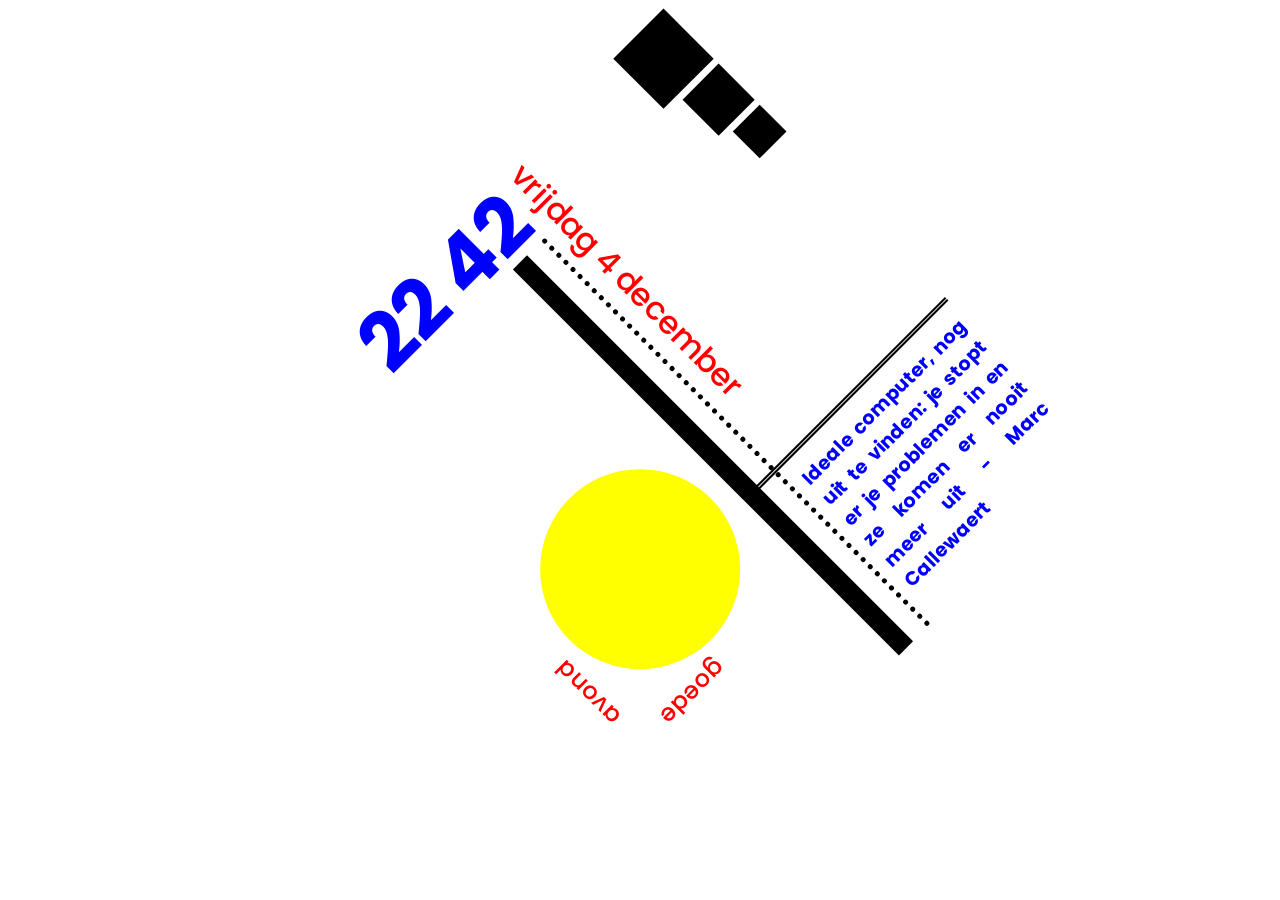
<file: index.html>
<!DOCTYPE html>
<html lang="en">
<head>
    <meta charset="UTF-8">
    <meta name="viewport" content="width=device-width, initial-scale=1.0">
    <meta http-equiv="X-UA-Compatible" content="ie=edge">
    <link href="https://fonts.googleapis.com/css?family=Poppins:500,700" rel="stylesheet"> 
    <link rel="stylesheet" href="style.css">
    <title>Hallo Nathan</title>
</head>
<body onload="startTime(), checkPartday(), dayMonth(), getMessage()">
    <div class="grid">
        <div class="time" id='txt'></div>
        <div class="day" id="day"></div>
        <div class="gr_vert" id="partday"></div>
        <div class="gr_horz">goede</div>
        <div class="sun"></div>
        <div class="quote" id="quote">Kijk in elke spiegel, zodat iedereen een kans heeft om je twee keer te zien.</div>
        <div class="square1"></div>
        <div class="square2"></div>
        <div class="square3"></div>
        <div class="bar"></div>
        <div class="dubblebar"></div>
    </div>
    <script src="script.js"></script>
</body>
</html>
</file>
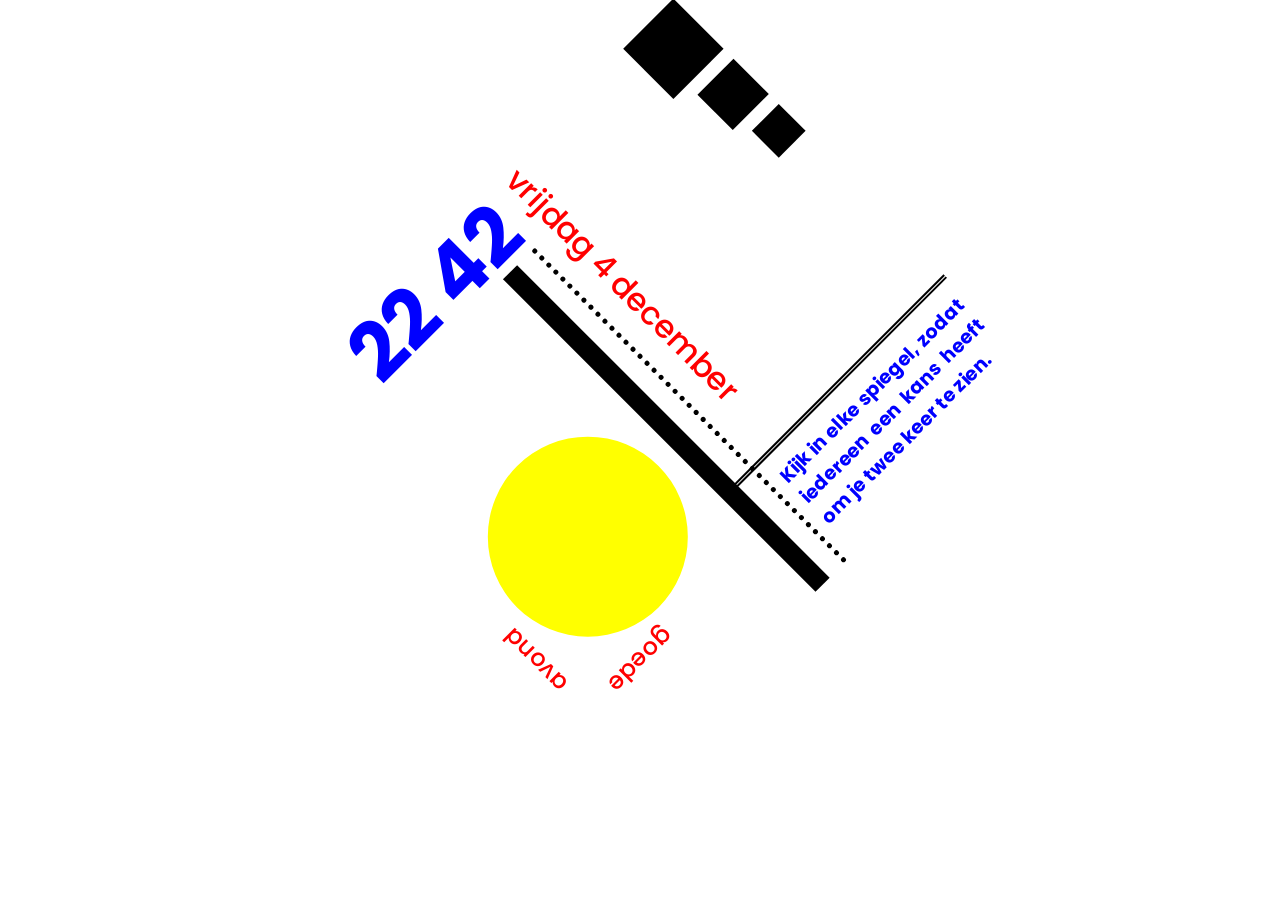
<file: Start/index.html>
<!DOCTYPE html>
<html lang="en">
<head>
    <meta charset="UTF-8">
    <meta name="viewport" content="width=device-width, initial-scale=1.0">
    <meta http-equiv="X-UA-Compatible" content="ie=edge">
    <link href="https://fonts.googleapis.com/css?family=Poppins:500,700" rel="stylesheet"> 
    <link rel="stylesheet" href="style.css">
    <script src="script.js"></script>
    <title>Hallo Nathan</title>
</head>
<body onload="startTime(), checkPartday(), dayMonth()">
    <div class="grid">
        <div class="time" id='txt'></div>
        <div class="day" id="day"></div>
        <div class="gr_vert" id="partday"></div>
        <div class="gr_horz">goede</div>
        <div class="sun"></div>
        <div class="quote">Kijk in elke spiegel, zodat iedereen een kans heeft om je twee keer te zien.</div>
        <div class="square1"></div>
        <div class="square2"></div>
        <div class="square3"></div>
        <div class="bar"></div>
        <div class="dubblebar"></div>
    </div>
</body>
</html>
</file>
<file: style.css>
body{
    display: flex;
    justify-content: center;
    align-content: center;
    font-family: Poppins, 'Segoe UI', Tahoma, Geneva, Verdana, sans-serif;
    font-weight: 500;
    background-color: white;
    margin-top: 15vh;
    max-height: 500px; 
    overflow: auto;
    overflow-x: hidden;
}

.grid {
    display: grid;
    grid-template: 
        ". time time day . square1" minmax(auto,4.7em)
        ". . bar day . square2" minmax(auto, 4fr) 
        ". . bar day . square3" minmax(auto, 4fr)
        "gr_vert sun bar day . ." 40%
        "gr_vert sun bar dbar dbar dbar" auto
        "gr_vert sun bar quote quote quote" auto
        ". gr_horz bar quote quote quote" auto
        ". . bar quote quote quote" auto
        / auto min-content min-content 2.5em minmax(20px,100px) minmax(20px,100px);
    grid-gap: 2px;
    transform: rotate(-45deg);
}

.grid div {
    padding: 10px;
}

.time {
    grid-area: time;
    color: blue;
    font-size: 5em;
    font-weight: 700;
    line-height: 1;
    justify-self: end;
    padding: 0px;
    margin: -10px -10px 0 0;
    align-self: top;
}

.day {
    grid-area: day;
    writing-mode: vertical-rl;
    color: red;
    font-size: 2em;
    padding-top: 1em;
    justify-self: start;
    width: 100%;
}

.gr_horz {
    grid-area: gr_horz;
    color: red;
    transform: rotate(180deg);
    text-align: end;
    font-size: 1.5em;
    margin-top: -5px;}

.gr_vert {
    grid-area: gr_vert;
    writing-mode: vertical-lr;
    color: red;
    transform: rotate(180deg);
    font-size: 1.5em;
    margin-right: -5px;
}

.quote {
    grid-area: quote;
    color: blue;
    text-align: justify;
    font-weight: 700;
    font-size: 1.2em;
}

.bar{
    grid-area: bar;
    border-left: black solid 20px;
    border-right: black dotted 5px;
    align-self: start;
    justify-self: end;
    writing-mode: vertical-lr;
    height: 100%;
    margin-left: 20px;
}

.dubblebar {
    grid-area: dbar;
    border-bottom: 5px double black;
    width: 103%;
    margin-left: -2em;

}

.sun {
    grid-area: sun;
    height: 20vmin;
    maxheight: 200px;
    width: 20vmin;
    maxwidth: 200px;
    background-color: yellow;
    border-radius: 50%;   
    justify-self: start;
    align-self: end;
}

.square1 {
    grid-area: square1;
    height: 3.2em;
    width: 3.2em;
    background-color: black;
    margin-bottom: 5px;
    justify-self: end;
}
.square2 {
    grid-area: square2;
    height: 1.92em;
    width: 1.92em;
    background-color: black;
    margin-bottom: 5px;
    justify-self: end;
    align-self: center;
}

.square3 {
    grid-area: square3;
    height: 1.152em;
    width: 1.152em;
    background-color: black;
    margin-bottom: 5px;
    justify-self: end;
}

@media only screen and (max-width: 650px) {
    .grid{
        transform: rotate(0deg)
    }
}

@media only screen and (max-width: 450px) {
    /* .grid{
        transform: rotate(0deg)
    } */
    .time{
        font-size: 15vw;
    }
    .day {
        font-size: 7vw;
    }
    .gr_horz, .gr_vert, .quote {
        font-size: 4vw;
    }
    .square1 {
        height: 12vw;
        width: 12vw;
    }
    .square2 {
        height: 8vw;
        width: 8vw;
    }
    .square3 {
        height: 4vw;
        width: 4vw;
    }
}
</file>
<file: Start/style.css>
body{
    display: flex;
    justify-content: center;
    align-content: center;
    font-family: Poppins, 'Segoe UI', Tahoma, Geneva, Verdana, sans-serif;
    font-weight: 500;
    background-color: white;
    margin-top: 15vh;
    max-height: 500px; 
    overflow: auto;
    overflow-x: hidden;
}

.grid {
    display: grid;
    grid-template: 
        ". time time day . square1" minmax(auto,4.7em)
        ". . bar day . square2" minmax(auto, 2fr) 
        ". . bar day . square3" minmax(auto, 2fr)
        "gr_vert sun bar day . ." minmax(auto, 4fr)
        "gr_vert sun bar dbar dbar dbar" auto
        "gr_vert sun bar quote quote quote" auto
        ". gr_horz bar quote quote quote" auto
        ". . bar quote quote quote" auto
        / min-content auto minmax(auto, 2fr) min-content minmax(20px,100px) minmax(20px,100px);
    grid-gap: 2px;
    transform: rotate(-45deg);
}

.grid div {
    padding: 10px;
}

.time {
    grid-area: time;
    color: blue;
    font-size: 5em;
    font-weight: 700;
    line-height: 1;
    justify-self: end;
    padding: 0px;
    margin: -10px -10px 0 0;
    align-self: top;
}

.day {
    grid-area: day;
    writing-mode: vertical-rl;
    color: red;
    font-size: 2em;
    padding-top: 1em;
    justify-self: start;
}

.gr_horz {
    grid-area: gr_horz;
    color: red;
    transform: rotate(180deg);
    text-align: end;
    font-size: 1.5em;
    margin-top: -5px;}

.gr_vert {
    grid-area: gr_vert;
    writing-mode: vertical-lr;
    color: red;
    transform: rotate(180deg);
    font-size: 1.5em;
    margin-right: -5px;
}

.quote {
    grid-area: quote;
    color: blue;
    text-align: justify;
    font-weight: 700;
    font-size: 1.2em;
}

.bar{
    grid-area: bar;
    border-left: black solid 20px;
    border-right: black dotted 5px;
    align-self: start;
    justify-self: end;
    writing-mode: vertical-lr;
    height: 100%;
    margin-left: 20px;
}

.dubblebar {
    grid-area: dbar;
    border-bottom: 5px double black;
    width: 103%;
    margin-left: -2em;

}

.sun {
    grid-area: sun;
    height: 20vmin;
    width: 20vmin;
    background-color: yellow;
    border-radius: 50%;   
    justify-self: start;
    align-self: end;
}

.square1 {
    grid-area: square1;
    height: 3.2em;
    width: 3.2em;
    background-color: black;
    margin-bottom: 5px;
    justify-self: end;
}
.square2 {
    grid-area: square2;
    height: 1.92em;
    width: 1.92em;
    background-color: black;
    margin-bottom: 5px;
    justify-self: end;
    align-self: center;
}

.square3 {
    grid-area: square3;
    height: 1.152em;
    width: 1.152em;
    background-color: black;
    margin-bottom: 5px;
    justify-self: end;
}

@media only screen and (max-width: 650px) {
    .grid{
        transform: rotate(0deg)
    }
}

@media only screen and (max-width: 450px) {
    /* .grid{
        transform: rotate(0deg)
    } */
    .time{
        font-size: 15vw;
    }
    .day {
        font-size: 7vw;
    }
    .gr_horz, .gr_vert, .quote {
        font-size: 4vw;
    }
    .square1 {
        height: 12vw;
        width: 12vw;
    }
    .square2 {
        height: 8vw;
        width: 8vw;
    }
    .square3 {
        height: 4vw;
        width: 4vw;
    }
}
</file>
